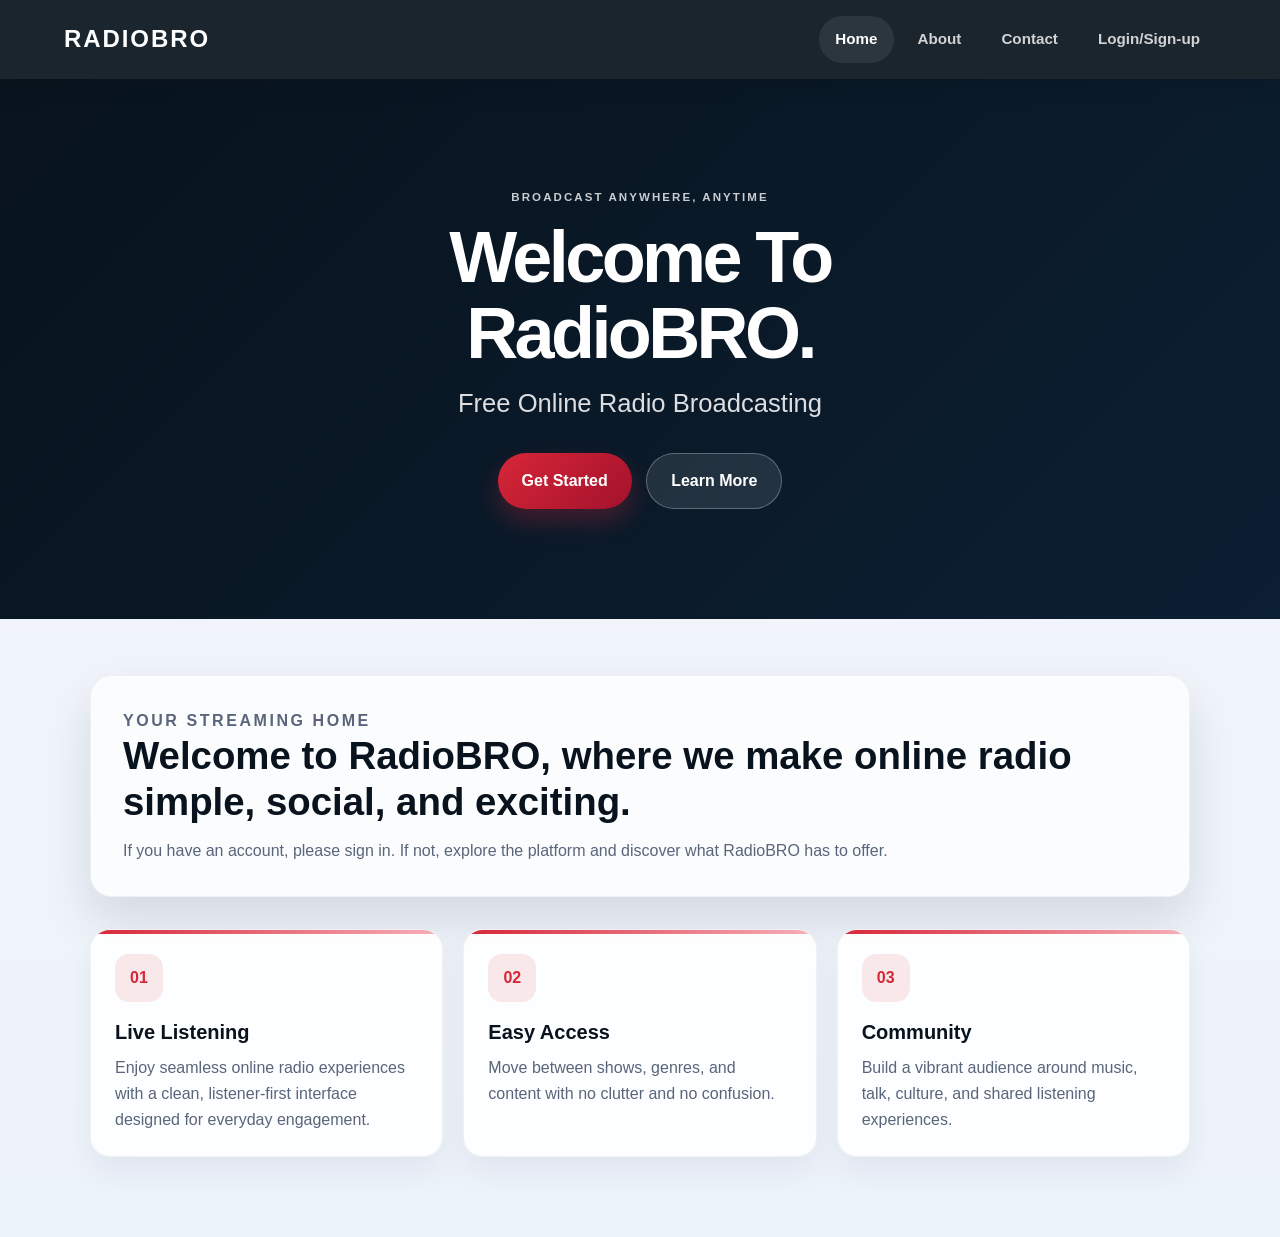
<file: index.html>
<!DOCTYPE html>
<html lang="en">
    <head>
        <meta charset="UTF-8">
        <meta name="viewport" content="width=device-width, initial-scale=1.0">
        <title>RadioBRO | Home</title>
        <link rel="stylesheet" href="styles.css">
    </head>
    <body>
        <nav class="topbar">
            <div class="brand">RadioBRO</div>
            <div class="nav-links">
                <a class="active" href="./">Home</a>
                <a href="about/">About</a>
                <a href="contact/">Contact</a>
                <a href='login/'>Login/Sign-up</a>
            </div>
        </nav>

        <header class="hero">
            <video class="hero-video" autoplay muted loop playsinline>
                <source src="untitled design.mp4" type="video/mp4">
            </video>
            <div class="hero-overlay"></div>
            <div class="hero-content">
                <p class="eyebrow">Broadcast anywhere, anytime</p>
                <h1>Welcome To RadioBRO.</h1>
                <h2 class="tagline">Free Online Radio Broadcasting</h2>
                <div class="cta-row">
                    <a class="primary-btn" href="login/">Get Started</a>
                    <a class="secondary-btn" href="about/">Learn More</a>
                </div>
            </div>
        </header>

        <main class="page-shell">
            <section class="intro-block">
                <p class="section-label">Your streaming home</p>
                <h3>Welcome to RadioBRO, where we make online radio simple, social, and exciting.</h3>
                <p>If you have an account, please sign in. If not, explore the platform and discover what RadioBRO has to offer.</p>
            </section>

            <section class="feature-grid">
                <article class="feature-card">
                    <div class="feature-icon">01</div>
                    <h4>Live Listening</h4>
                    <p>Enjoy seamless online radio experiences with a clean, listener-first interface designed for everyday engagement.</p>
                </article>
                <article class="feature-card">
                    <div class="feature-icon">02</div>
                    <h4>Easy Access</h4>
                    <p>Move between shows, genres, and content with no clutter and no confusion.</p>
                </article>
                <article class="feature-card">
                    <div class="feature-icon">03</div>
                    <h4>Community</h4>
                    <p>Build a vibrant audience around music, talk, culture, and shared listening experiences.</p>
                </article>
            </section>
        </main>
    </body>
</html>
</file>
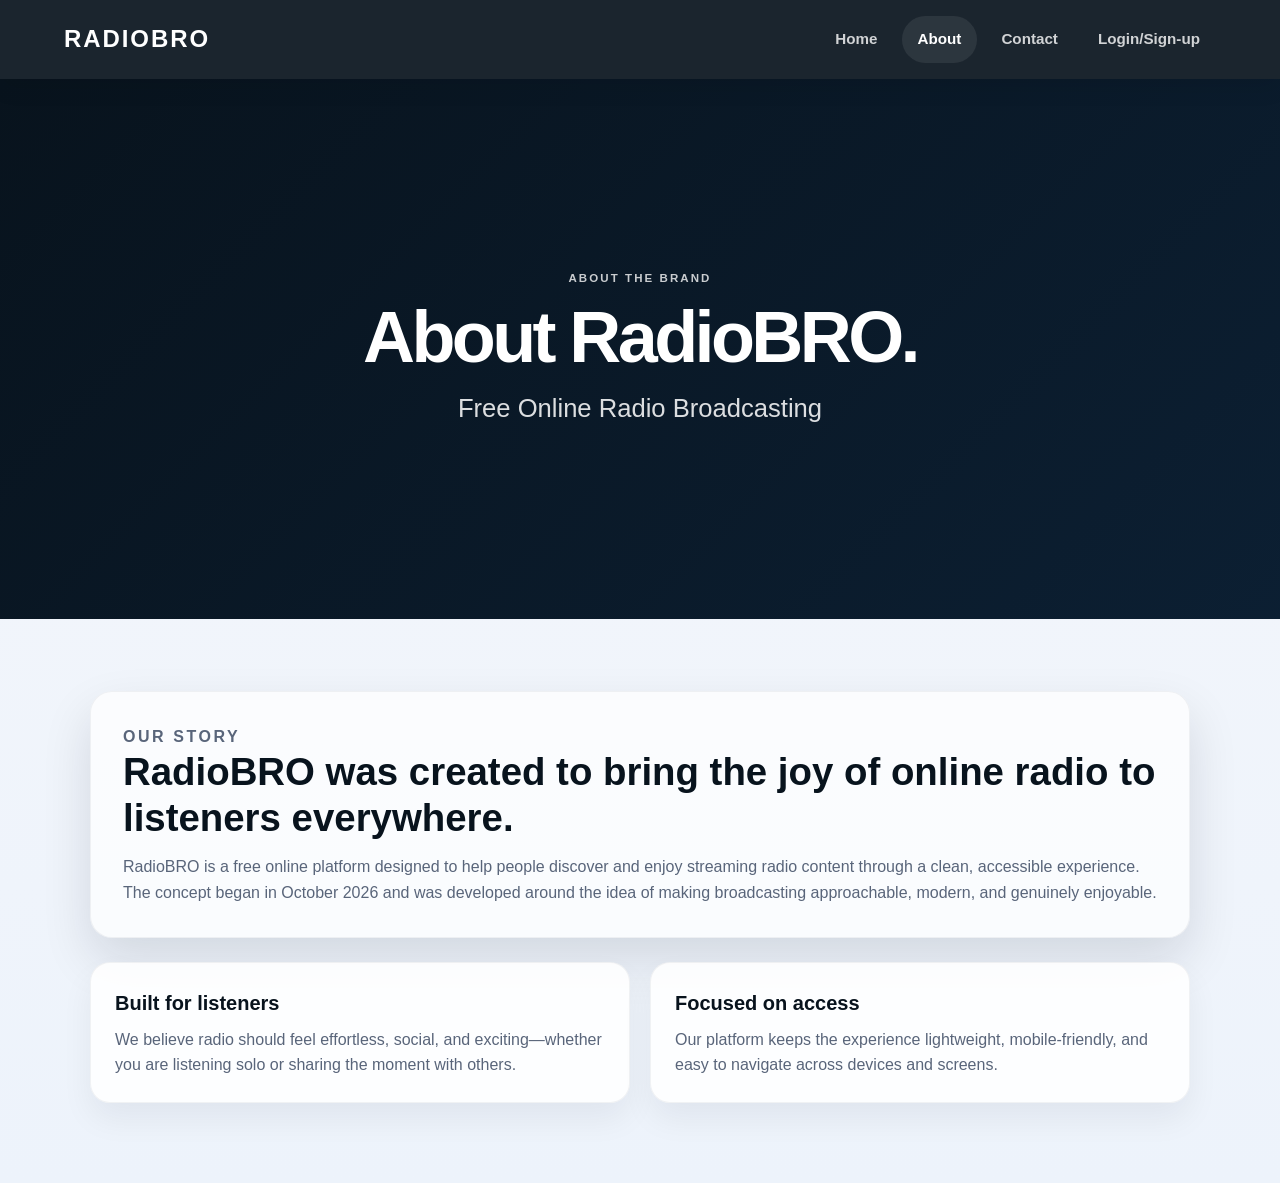
<file: about/index.html>
<!DOCTYPE html>
<html lang="en">
    <head>
        <meta charset="UTF-8">
        <meta name="viewport" content="width=device-width, initial-scale=1.0">
        <title>About | RadioBRO</title>
        <link rel="stylesheet" href="../styles.css">
    </head>
    <body>
        <nav class="topbar">
            <div class="brand">RadioBRO</div>
            <div class="nav-links">
                <a href="../">Home</a>
                <a class="active" href="./">About</a>
                <a href="../contact/">Contact</a>
                <a href='../login/'>Login/Sign-up</a>
            </div>
        </nav>

        <header class="hero about-hero">
            <video class="hero-video" autoplay muted loop playsinline>
                <source src="../untitled design.mp4" type="video/mp4">
            </video>
            <div class="hero-overlay"></div>
            <div class="hero-content">
                <p class="eyebrow">About the brand</p>
                <h1>About RadioBRO.</h1>
                <h2 class="tagline">Free Online Radio Broadcasting</h2>
            </div>
        </header>

        <main class="page-shell">
            <section class="story-block">
                <div class="section-copy">
                    <p class="section-label">Our story</p>
                    <h3>RadioBRO was created to bring the joy of online radio to listeners everywhere.</h3>
                </div>
                <p>RadioBRO is a free online platform designed to help people discover and enjoy streaming radio content through a clean, accessible experience. The concept began in October 2026 and was developed around the idea of making broadcasting approachable, modern, and genuinely enjoyable.</p>
            </section>

            <section class="feature-grid two-col">
                <article class="info-card">
                    <h4>Built for listeners</h4>
                    <p>We believe radio should feel effortless, social, and exciting—whether you are listening solo or sharing the moment with others.</p>
                </article>
                <article class="info-card">
                    <h4>Focused on access</h4>
                    <p>Our platform keeps the experience lightweight, mobile-friendly, and easy to navigate across devices and screens.</p>
                </article>
            </section>
        </main>
    </body>
</html>
</file>
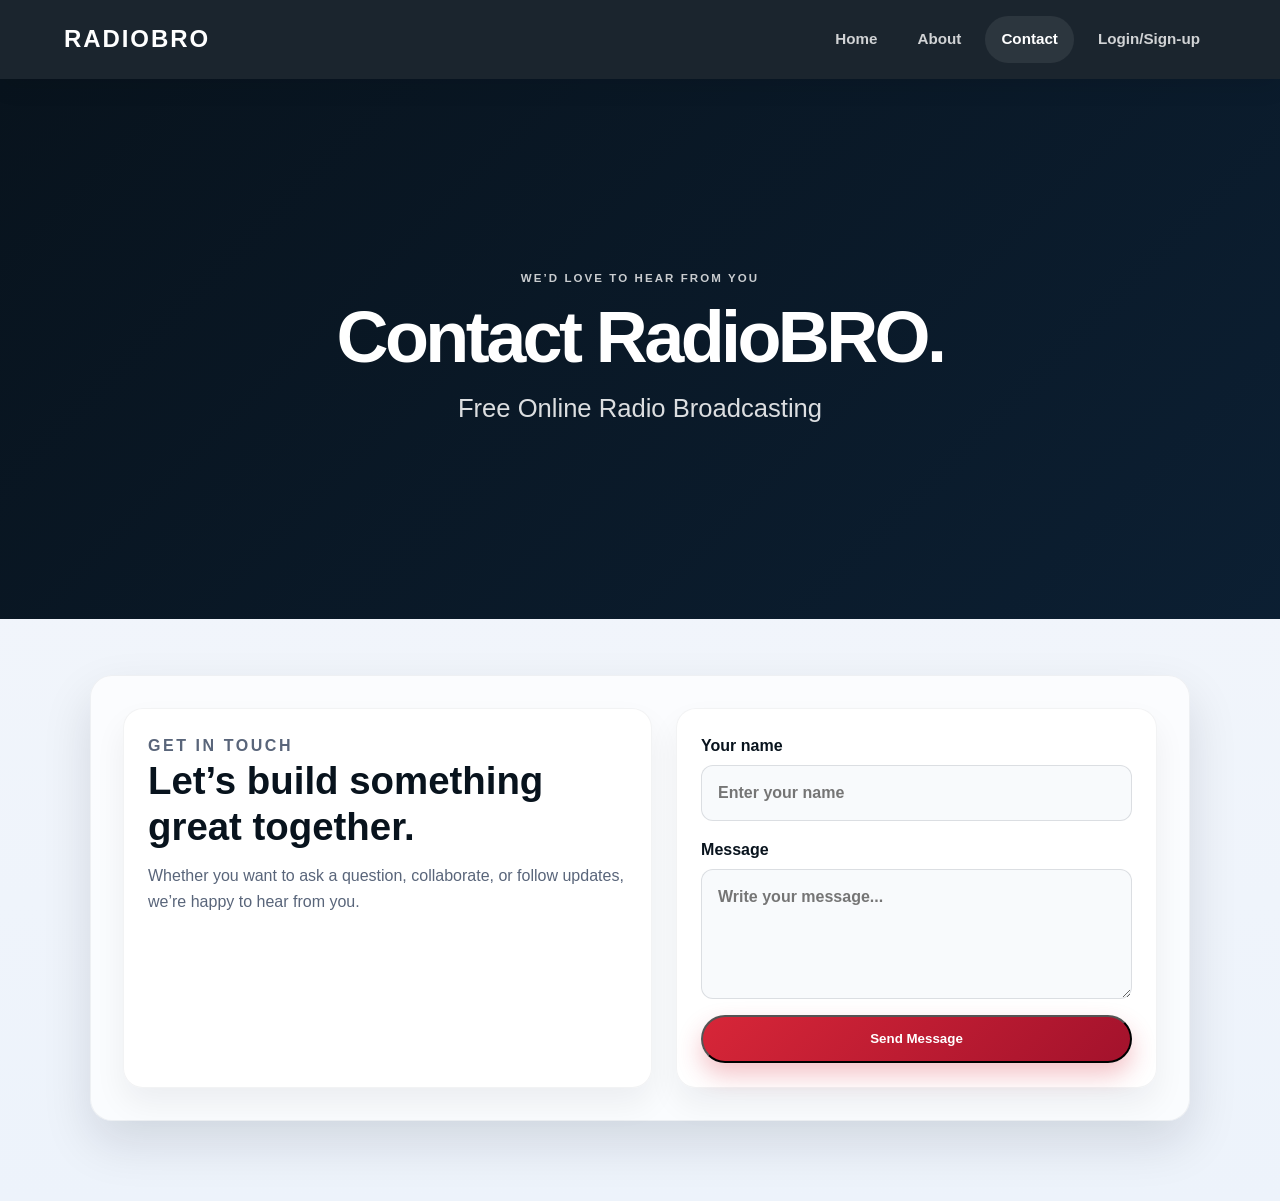
<file: contact/index.html>
<!DOCTYPE html>
<html lang="en">
    <head>
        <meta charset="UTF-8">
        <meta name="viewport" content="width=device-width, initial-scale=1.0">
        <title>Contact | RadioBRO</title>
        <link rel="stylesheet" href="../styles.css">
    </head>
    <body>
        <nav class="topbar">
            <div class="brand">RadioBRO</div>
            <div class="nav-links">
                <a href="../">Home</a>
                <a href="../about/">About</a>
                <a class="active" href="./">Contact</a>
                <a href='../login/'>Login/Sign-up</a>
            </div>
        </nav>

        <header class="hero contact-hero">
            <video class="hero-video" autoplay muted loop playsinline>
                <source src="../contact.mp4" type="video/mp4">
            </video>
            <div class="hero-overlay"></div>
            <div class="hero-content">
                <p class="eyebrow">We’d love to hear from you</p>
                <h1>Contact RadioBRO.</h1>
                <h2 class="tagline">Free Online Radio Broadcasting</h2>
            </div>
        </header>

        <main class="page-shell">
            <section class="contact-grid">
                <article class="info-card">
                    <p class="section-label">Get in touch</p>
                    <h3>Let’s build something great together.</h3>
                    <p>Whether you want to ask a question, collaborate, or follow updates, we’re happy to hear from you.</p>
                </article>
                <form id="contactForm" class="contact-form-card">
                    <label>
                        <span>Your name</span>
                        <input id="name" name="name" type="text" placeholder="Enter your name" required>
                    </label>
                    <label>
                        <span>Message</span>
                        <textarea id="message" name="message" placeholder="Write your message..." required></textarea>
                    </label>
                    <button class="primary-btn" type="submit">Send Message</button>
                </form>
            </section>
        </main>

        <script>
            document.getElementById('contactForm').addEventListener('submit', function (event) {
                event.preventDefault();

                const name = document.getElementById('name').value.trim();
                const message = document.getElementById('message').value.trim();

                if (!name || !message) {
                    alert('Please fill in your name and message before sending.');
                    return;
                }

                const token = Math.floor(1000 + Math.random() * 9000);
                const recipient = 'loopworkl@outlook.com';
                const subject = encodeURIComponent('Token ' + token);
                const body = encodeURIComponent(
                    'Name: ' + name + '\n\n' +
                    'Message:\n' + message
                );

                window.location.href = 'mailto:' + recipient + '?subject=' + subject + '&body=' + body;
                this.reset();
                alert('Your email app should open with the message ready to send to loopworkl@outlook.com.');
            });
        </script>
    </body>
</html>
</file>
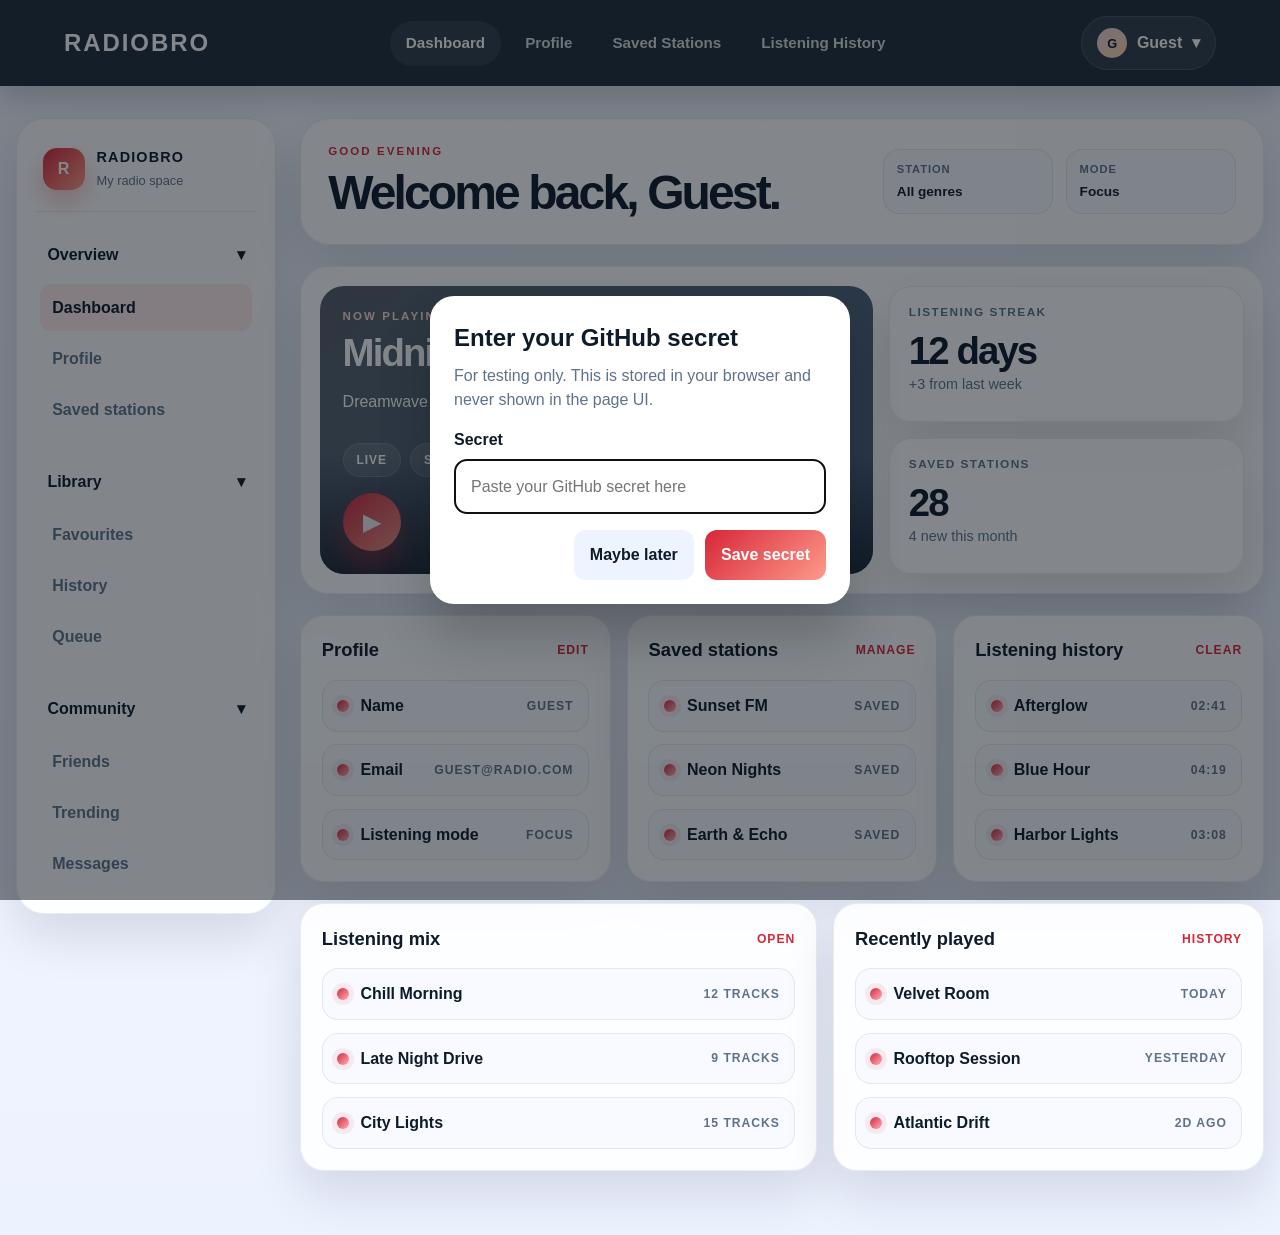
<file: dashboard/index.html>
<!DOCTYPE html>
<html lang="en">
    <head>
        <meta charset="UTF-8">
        <meta name="viewport" content="width=device-width, initial-scale=1.0">
        <title>Dashboard | RadioBRO</title>
        <link rel="stylesheet" href="../styles.css">
        <style>
            :root {
                --bg-1: #f4f7ff;
                --bg-2: #edf2ff;
                --panel: rgba(255, 255, 255, 0.88);
                --panel-strong: #ffffff;
                --navy: #0d1b2a;
                --navy-soft: #1c3149;
                --muted: #5f728a;
                --line: rgba(17, 24, 39, 0.08);
                --accent: #d72638;
                --accent-soft: #ffe9ec;
                --accent-2: #ff9a8b;
                --shadow: 0 22px 50px rgba(9, 18, 30, 0.12);
            }

            * { box-sizing: border-box; }
            html { scroll-behavior: smooth; }
            body {
                margin: 0;
                font-family: Arial, Helvetica, sans-serif;
                color: var(--navy);
                background: linear-gradient(180deg, var(--bg-1), var(--bg-2));
                line-height: 1.5;
            }

            a { text-decoration: none; }
            button, select, input { font: inherit; }

            .topbar {
                position: sticky;
                top: 0;
                z-index: 30;
                display: flex;
                align-items: center;
                justify-content: space-between;
                gap: 1rem;
                padding: 1rem 5vw;
                background: rgba(13, 27, 42, 0.92);
                box-shadow: 0 14px 24px rgba(8, 21, 35, 0.16);
                backdrop-filter: blur(10px);
            }

            .brand {
                font-size: 1.5rem;
                font-weight: 800;
                letter-spacing: 0.08em;
                text-transform: uppercase;
                color: #fff;
            }

            .nav-links {
                display: flex;
                align-items: center;
                flex-wrap: wrap;
                gap: 0.5rem;
            }

            .nav-links a {
                color: rgba(255,255,255,0.82);
                padding: 0.7rem 1rem;
                border-radius: 999px;
                font-weight: 700;
                transition: all 0.2s ease;
            }

            .nav-links a:hover,
            .nav-links a.active {
                background: rgba(255,255,255,0.08);
                color: #fff;
            }

            .user-menu { position: relative; }

            .menu-trigger {
                display: inline-flex;
                align-items: center;
                gap: 0.6rem;
                border: 1px solid rgba(255,255,255,0.12);
                background: rgba(255,255,255,0.08);
                color: #fff;
                border-radius: 999px;
                padding: 0.7rem 0.95rem;
                cursor: pointer;
                font-weight: 700;
            }

            .avatar {
                width: 30px;
                height: 30px;
                border-radius: 50%;
                display: grid;
                place-items: center;
                background: linear-gradient(135deg, #f0d0d5, #ffd6b1);
                color: var(--navy);
                font-size: 0.8rem;
                font-weight: 800;
            }

            .dropdown-panel {
                position: absolute;
                right: 0;
                top: calc(100% + 0.7rem);
                min-width: 220px;
                display: none;
                background: rgba(9, 19, 31, 0.98);
                border: 1px solid rgba(255,255,255,0.08);
                border-radius: 18px;
                box-shadow: 0 20px 38px rgba(0,0,0,0.24);
                padding: 0.45rem;
                z-index: 50;
            }

            .dropdown-panel.is-open { display: grid; }

            .dropdown-panel a,
            .dropdown-panel button {
                display: block;
                width: 100%;
                text-align: left;
                border: 0;
                background: transparent;
                color: rgba(255,255,255,0.84);
                padding: 0.75rem 0.85rem;
                border-radius: 10px;
                cursor: pointer;
                font-weight: 700;
            }

            .dropdown-panel a:hover,
            .dropdown-panel button:hover {
                background: rgba(255,255,255,0.06);
            }

            .dashboard-shell {
                width: min(1260px, calc(100% - 2rem));
                margin: 2rem auto 4rem;
                display: grid;
                grid-template-columns: 260px minmax(0, 1fr);
                gap: 1.5rem;
            }

            .sidebar,
            .panel-card,
            .welcome-panel,
            .hero-panel,
            .stat-card {
                background: var(--panel);
                border: 1px solid var(--line);
                box-shadow: var(--shadow);
                backdrop-filter: blur(8px);
            }

            .sidebar {
                border-radius: 28px;
                padding: 1.2rem;
                height: fit-content;
            }

            .sidebar-brand {
                display: flex;
                align-items: center;
                gap: 0.75rem;
                padding: 0.5rem 0.4rem 1.2rem;
                border-bottom: 1px solid var(--line);
            }

            .brand-mark {
                width: 42px;
                height: 42px;
                border-radius: 14px;
                display: grid;
                place-items: center;
                background: linear-gradient(135deg, var(--accent), var(--accent-2));
                color: #fff;
                font-weight: 800;
                box-shadow: 0 12px 24px rgba(215, 38, 56, 0.25);
            }

            .sidebar-brand strong {
                display: block;
                font-size: 0.9rem;
                letter-spacing: 0.08em;
                text-transform: uppercase;
            }

            .sidebar-brand span {
                color: var(--muted);
                font-size: 0.8rem;
            }

            .side-group { margin-top: 1rem; }

            .side-menu {
                width: 100%;
                display: flex;
                align-items: center;
                justify-content: space-between;
                padding: 0.9rem 0.7rem;
                border: 0;
                background: transparent;
                color: var(--navy);
                font: inherit;
                font-weight: 800;
                border-radius: 12px;
                cursor: pointer;
            }

            .side-menu:hover { background: rgba(17,24,39,0.03); }

            .sub-menu {
                display: grid;
                gap: 0.3rem;
                padding: 0.2rem 0.25rem 0.4rem;
            }

            .sub-menu a {
                display: block;
                padding: 0.7rem 0.75rem;
                border-radius: 10px;
                color: var(--muted);
                font-weight: 700;
            }

            .sub-menu a.active,
            .sub-menu a:hover {
                background: var(--accent-soft);
                color: var(--navy);
            }

            .main-panel { display: grid; gap: 1.3rem; }

            .welcome-panel {
                border-radius: 30px;
                padding: 1.5rem 1.7rem;
                display: flex;
                justify-content: space-between;
                align-items: center;
                gap: 1rem;
            }

            .section-label {
                margin: 0 0 0.4rem;
                font-size: 0.72rem;
                letter-spacing: 0.18em;
                text-transform: uppercase;
                color: var(--accent);
                font-weight: 800;
            }

            .welcome-panel h1 {
                margin: 0;
                font-size: clamp(2rem, 4vw, 3rem);
                line-height: 1.1;
                letter-spacing: -0.06em;
                color: var(--navy);
            }

            .quick-actions {
                display: flex;
                gap: 0.8rem;
                flex-wrap: wrap;
                justify-content: flex-end;
            }

            .pill-field {
                display: flex;
                flex-direction: column;
                gap: 0.25rem;
                min-width: 170px;
                background: #f7f9ff;
                border: 1px solid var(--line);
                border-radius: 16px;
                padding: 0.7rem 0.8rem;
                color: var(--muted);
                font-size: 0.7rem;
                text-transform: uppercase;
                letter-spacing: 0.08em;
                font-weight: 800;
            }

            .pill-field select {
                background: transparent;
                border: 0;
                color: var(--navy);
                font-size: 0.85rem;
                letter-spacing: 0;
                text-transform: none;
                padding: 0;
                appearance: none;
                outline: none;
            }

            .hero-panel {
                border-radius: 28px;
                padding: 1.2rem;
                display: grid;
                grid-template-columns: 1.4fr 0.9fr;
                gap: 1rem;
            }

            .now-playing {
                position: relative;
                overflow: hidden;
                min-height: 250px;
                border-radius: 24px;
                padding: 1.4rem;
                background: linear-gradient(140deg, rgba(13,27,42,0.7), rgba(23,54,91,0.78)),
                    url('https://images.unsplash.com/photo-1516280440614-37939bbacd81?auto=format&fit=crop&w=1200&q=80') center/cover no-repeat;
                display: flex;
                flex-direction: column;
                justify-content: flex-end;
                color: #fff;
            }

            .now-playing::after {
                content: "";
                position: absolute;
                inset: auto 0 0 0;
                height: 120px;
                background: linear-gradient(180deg, transparent, rgba(9,18,30,0.72));
            }

            .now-playing > * { position: relative; z-index: 1; }

            .now-playing h2 {
                margin: 0;
                font-size: clamp(1.8rem, 3vw, 2.7rem);
                line-height: 1.1;
                letter-spacing: -0.05em;
            }

            .now-playing .section-label { color: #ffd6dc; }

            .track-meta {
                display: flex;
                flex-wrap: wrap;
                gap: 0.6rem;
                margin-top: 0.8rem;
            }

            .track-badge {
                display: inline-flex;
                align-items: center;
                background: rgba(255,255,255,0.09);
                border: 1px solid rgba(255,255,255,0.12);
                border-radius: 999px;
                padding: 0.45rem 0.8rem;
                font-size: 0.75rem;
                font-weight: 800;
                letter-spacing: 0.08em;
                text-transform: uppercase;
            }

            .play-button {
                width: 58px;
                height: 58px;
                border: 0;
                border-radius: 50%;
                background: linear-gradient(135deg, var(--accent), var(--accent-2));
                color: #fff;
                font-size: 1.5rem;
                box-shadow: 0 18px 28px rgba(215, 38, 56, 0.4);
                cursor: pointer;
                margin-top: 1rem;
                opacity: 0.9;
            }

            .mini-stats { display: grid; gap: 1rem; }

            .stat-card {
                border-radius: 22px;
                padding: 1.1rem 1.2rem;
            }

            .stat-card small {
                display: block;
                margin-bottom: 0.5rem;
                color: var(--muted);
                font-size: 0.74rem;
                font-weight: 800;
                letter-spacing: 0.12em;
                text-transform: uppercase;
            }

            .stat-card strong {
                display: block;
                font-size: clamp(1.7rem, 3vw, 2.4rem);
                line-height: 1.1;
                letter-spacing: -0.05em;
            }

            .stat-card span {
                color: var(--muted);
                font-size: 0.9rem;
            }

            .stats-grid, .content-grid {
                display: grid;
                gap: 1rem;
            }

            .stats-grid { grid-template-columns: repeat(3, minmax(0, 1fr)); }
            .content-grid { grid-template-columns: 1.2fr 1fr; }

            .panel-card {
                border-radius: 24px;
                padding: 1.3rem;
            }

            .panel-header {
                display: flex;
                justify-content: space-between;
                align-items: center;
                margin-bottom: 1rem;
            }

            .panel-header h3 { margin: 0; font-size: 1.15rem; }

            .chip-link {
                color: var(--accent);
                font-size: 0.76rem;
                font-weight: 800;
                letter-spacing: 0.08em;
                text-transform: uppercase;
            }

            .station-list, .playlist-list {
                list-style: none;
                padding: 0;
                margin: 0;
                display: grid;
                gap: 0.8rem;
            }

            .station-item, .playlist-item {
                display: flex;
                align-items: center;
                justify-content: space-between;
                gap: 1rem;
                background: #f8faff;
                border: 1px solid var(--line);
                border-radius: 16px;
                padding: 0.8rem 0.9rem;
            }

            .station-name, .playlist-name {
                display: flex;
                align-items: center;
                gap: 0.7rem;
                font-weight: 700;
            }

            .station-dot, .playlist-dot {
                width: 12px;
                height: 12px;
                border-radius: 50%;
                background: linear-gradient(135deg, var(--accent), #ffafb8);
                box-shadow: 0 0 0 5px rgba(215, 38, 56, 0.08);
            }

            .station-meta, .playlist-meta {
                color: var(--muted);
                font-size: 0.76rem;
                font-weight: 800;
                letter-spacing: 0.08em;
                text-transform: uppercase;
            }

            .secret-badge {
                display: inline-flex;
                align-items: center;
                gap: 0.4rem;
                border-radius: 999px;
                padding: 0.45rem 0.8rem;
                background: rgba(29,157,108,0.1);
                color: #0d6f46;
                font-size: 0.75rem;
                font-weight: 800;
                letter-spacing: 0.06em;
                text-transform: uppercase;
            }

            .secret-modal-backdrop {
                position: fixed;
                inset: 0;
                background: rgba(8, 16, 25, 0.5);
                display: none;
                align-items: center;
                justify-content: center;
                z-index: 100;
                padding: 1rem;
            }

            .secret-modal-backdrop.is-open { display: flex; }

            .secret-modal {
                width: min(420px, 100%);
                background: white;
                border-radius: 24px;
                box-shadow: 0 32px 52px rgba(0,0,0,0.2);
                padding: 1.5rem;
            }

            .secret-modal h3 {
                margin: 0 0 0.5rem;
                color: var(--navy);
                font-size: 1.5rem;
            }

            .secret-modal p {
                margin: 0 0 1rem;
                color: var(--muted);
            }

            .secret-modal label {
                display: block;
                margin-bottom: 0.45rem;
                color: var(--navy);
                font-weight: 700;
            }

            .secret-modal input {
                width: 100%;
                border: 1px solid rgba(17,24,39,0.12);
                border-radius: 12px;
                padding: 0.9rem 1rem;
                margin-bottom: 1rem;
            }

            .secret-actions {
                display: flex;
                justify-content: flex-end;
                gap: 0.7rem;
            }

            .ghost-btn,
            .danger-btn {
                border: 0;
                border-radius: 12px;
                padding: 0.8rem 1rem;
                font-weight: 800;
                cursor: pointer;
            }

            .ghost-btn {
                background: #edf3ff;
                color: var(--navy);
            }

            .danger-btn {
                background: linear-gradient(135deg, var(--accent), var(--accent-2));
                color: #fff;
            }

            @media (max-width: 980px) {
                .dashboard-shell { grid-template-columns: 1fr; }
            }

            @media (max-width: 760px) {
                .welcome-panel, .hero-panel, .stats-grid, .content-grid {
                    grid-template-columns: 1fr;
                    display: grid;
                }
                .welcome-panel { padding: 1.25rem; }
            }

            @media (max-width: 540px) {
                .topbar {
                    flex-direction: column;
                    align-items: flex-start;
                    padding-top: 0.8rem;
                    padding-bottom: 0.8rem;
                }

                .nav-links {
                    width: 100%;
                    justify-content: space-between;
                }

                .dashboard-shell {
                    width: min(100% - 1rem, 1260px);
                    margin-top: 1.2rem;
                }

                .sidebar, .panel-card, .welcome-panel, .hero-panel { padding: 1rem; }

                .quick-actions { width: 100%; justify-content: flex-start; }
            }
        </style>
    </head>
    <body>
        <nav class="topbar">
            <div class="brand">RadioBRO</div>
            <div class="nav-links">
                <a class="active" href="#dashboard">Dashboard</a>
                <a href="#profile">Profile</a>
                <a href="#saved-stations">Saved Stations</a>
                <a href="#listening-history">Listening History</a>
            </div>
            <div class="user-menu">
                <button class="menu-trigger" type="button" data-toggle="profileMenu">
                    <span class="avatar" id="miniAvatar">G</span>
                    <span id="topUserName">Guest</span>
                    <span>▾</span>
                </button>
                <div class="dropdown-panel" id="profileMenu">
                    <a href="#profile">Profile</a>
                    <a href="#saved-stations">Saved stations</a>
                    <a href="#listening-history">Listening history</a>
                    <button type="button" id="secretBtn">GitHub secret</button>
                    <button type="button" id="signOutBtn">Sign out</button>
                </div>
            </div>
        </nav>

        <main class="dashboard-shell">
            <aside class="sidebar">
                <div class="sidebar-brand">
                    <div class="brand-mark">R</div>
                    <div>
                        <strong>RadioBRO</strong>
                        <span>My radio space</span>
                    </div>
                </div>

                <div class="side-group">
                    <button class="side-menu" type="button">
                        <span>Overview</span>
                        <span>▾</span>
                    </button>
                    <div class="sub-menu">
                        <a class="active" href="#dashboard">Dashboard</a>
                        <a href="#profile">Profile</a>
                        <a href="#saved-stations">Saved stations</a>
                    </div>
                </div>

                <div class="side-group">
                    <button class="side-menu" type="button">
                        <span>Library</span>
                        <span>▾</span>
                    </button>
                    <div class="sub-menu">
                        <a href="#saved-stations">Favourites</a>
                        <a href="#listening-history">History</a>
                        <a href="#dashboard">Queue</a>
                    </div>
                </div>

                <div class="side-group">
                    <button class="side-menu" type="button">
                        <span>Community</span>
                        <span>▾</span>
                    </button>
                    <div class="sub-menu">
                        <a href="#profile">Friends</a>
                        <a href="#dashboard">Trending</a>
                        <a href="#dashboard">Messages</a>
                    </div>
                </div>
            </aside>

            <section class="main-panel" id="dashboard">
                <header class="welcome-panel">
                    <div>
                        <p class="section-label">Good evening</p>
                        <h1 id="welcomeName">Welcome back, Guest.</h1>
                    </div>
                    <div class="quick-actions">
                        <label class="pill-field">
                            <span>Station</span>
                            <select id="stationSelector">
                                <option value="All genres">All genres</option>
                                <option value="Indie pop">Indie pop</option>
                                <option value="Jazz lounge">Jazz lounge</option>
                                <option value="Rock classics">Rock classics</option>
                            </select>
                        </label>
                        <label class="pill-field">
                            <span>Mode</span>
                            <select id="modeSelector">
                                <option value="Focus">Focus</option>
                                <option value="Chill">Chill</option>
                                <option value="Party">Party</option>
                            </select>
                        </label>
                    </div>
                </header>

                <section class="hero-panel">
                    <div class="now-playing">
                        <p class="section-label">Now playing</p>
                        <h2 id="stationTitle">Midnight Echoes</h2>
                        <p id="stationMeta">Dreamwave FM • 92.4</p>
                        <div class="track-meta">
                            <span class="track-badge">Live</span>
                            <span class="track-badge" id="genreBadge">Synthwave</span>
                            <span class="secret-badge" id="secretStatus">No secret stored</span>
                        </div>
                        <button class="play-button" type="button" aria-label="Play audio">▶</button>
                    </div>

                    <div class="mini-stats">
                        <article class="stat-card">
                            <small>Listening streak</small>
                            <strong>12 days</strong>
                            <span>+3 from last week</span>
                        </article>
                        <article class="stat-card">
                            <small>Saved stations</small>
                            <strong>28</strong>
                            <span>4 new this month</span>
                        </article>
                    </div>
                </section>

                <section class="stats-grid">
                    <article class="panel-card" id="profile">
                        <div class="panel-header">
                            <h3>Profile</h3>
                            <a class="chip-link" href="#">Edit</a>
                        </div>
                        <ul class="station-list">
                            <li class="station-item">
                                <div class="station-name"><span class="station-dot"></span> Name</div>
                                <span class="station-meta" id="profileName">Guest</span>
                            </li>
                            <li class="station-item">
                                <div class="station-name"><span class="station-dot"></span> Email</div>
                                <span class="station-meta" id="profileEmail">guest@radio.com</span>
                            </li>
                            <li class="station-item">
                                <div class="station-name"><span class="station-dot"></span> Listening mode</div>
                                <span class="station-meta" id="profileMode">Focus</span>
                            </li>
                        </ul>
                    </article>

                    <article class="panel-card" id="saved-stations">
                        <div class="panel-header">
                            <h3>Saved stations</h3>
                            <a class="chip-link" href="#">Manage</a>
                        </div>
                        <ul class="station-list">
                            <li class="station-item"><div class="station-name"><span class="station-dot"></span> Sunset FM</div><span class="station-meta">Saved</span></li>
                            <li class="station-item"><div class="station-name"><span class="station-dot"></span> Neon Nights</div><span class="station-meta">Saved</span></li>
                            <li class="station-item"><div class="station-name"><span class="station-dot"></span> Earth &amp; Echo</div><span class="station-meta">Saved</span></li>
                        </ul>
                    </article>

                    <article class="panel-card" id="listening-history">
                        <div class="panel-header">
                            <h3>Listening history</h3>
                            <a class="chip-link" href="#">Clear</a>
                        </div>
                        <ul class="station-list">
                            <li class="station-item"><div class="station-name"><span class="station-dot"></span> Afterglow</div><span class="station-meta">02:41</span></li>
                            <li class="station-item"><div class="station-name"><span class="station-dot"></span> Blue Hour</div><span class="station-meta">04:19</span></li>
                            <li class="station-item"><div class="station-name"><span class="station-dot"></span> Harbor Lights</div><span class="station-meta">03:08</span></li>
                        </ul>
                    </article>
                </section>

                <section class="content-grid">
                    <article class="panel-card">
                        <div class="panel-header">
                            <h3>Listening mix</h3>
                            <a href="#" class="chip-link">Open</a>
                        </div>
                        <ul class="playlist-list">
                            <li class="playlist-item"><div class="playlist-name"><span class="playlist-dot"></span> Chill Morning</div><span class="playlist-meta">12 tracks</span></li>
                            <li class="playlist-item"><div class="playlist-name"><span class="playlist-dot"></span> Late Night Drive</div><span class="playlist-meta">9 tracks</span></li>
                            <li class="playlist-item"><div class="playlist-name"><span class="playlist-dot"></span> City Lights</div><span class="playlist-meta">15 tracks</span></li>
                        </ul>
                    </article>

                    <article class="panel-card">
                        <div class="panel-header">
                            <h3>Recently played</h3>
                            <a href="#" class="chip-link">History</a>
                        </div>
                        <ul class="playlist-list">
                            <li class="playlist-item"><div class="playlist-name"><span class="playlist-dot"></span> Velvet Room</div><span class="playlist-meta">Today</span></li>
                            <li class="playlist-item"><div class="playlist-name"><span class="playlist-dot"></span> Rooftop Session</div><span class="playlist-meta">Yesterday</span></li>
                            <li class="playlist-item"><div class="playlist-name"><span class="playlist-dot"></span> Atlantic Drift</div><span class="playlist-meta">2d ago</span></li>
                        </ul>
                    </article>
                </section>
            </section>
        </main>

        <div class="secret-modal-backdrop" id="secretModal" aria-hidden="true">
            <div class="secret-modal" role="dialog" aria-modal="true" aria-labelledby="secretTitle">
                <h3 id="secretTitle">Enter your GitHub secret</h3>
                <p>For testing only. This is stored in your browser and never shown in the page UI.</p>
                <label for="secretInput">Secret</label>
                <input id="secretInput" type="password" placeholder="Paste your GitHub secret here" autocomplete="off">
                <div class="secret-actions">
                    <button class="ghost-btn" type="button" id="skipSecretBtn">Maybe later</button>
                    <button class="danger-btn" type="button" id="saveSecretBtn">Save secret</button>
                </div>
            </div>
        </div>

        <script>
            const SESSION_KEY = 'radiobro_user';
            const SECRET_KEY = 'radiobro_github_secret';

            function getStoredUser() {
                try {
                    return JSON.parse(localStorage.getItem(SESSION_KEY)) || null;
                } catch (error) {
                    return null;
                }
            }

            function setStoredUser(user) {
                localStorage.setItem(SESSION_KEY, JSON.stringify(user));
            }

            function getSecret() {
                return localStorage.getItem(SECRET_KEY) || '';
            }

            function setSecret(secret) {
                if (!secret) {
                    localStorage.removeItem(SECRET_KEY);
                    return;
                }
                localStorage.setItem(SECRET_KEY, secret);
            }

            function updateUserUI(user) {
                const name = user && user.name ? user.name : 'Guest';
                const initials = name.split(' ').map(part => part.charAt(0)).slice(0, 2).join('').toUpperCase() || 'G';

                document.getElementById('topUserName').textContent = name;
                document.getElementById('miniAvatar').textContent = initials;
                document.getElementById('welcomeName').textContent = `Welcome back, ${name}.`;
                document.getElementById('profileName').textContent = name;
                document.getElementById('profileEmail').textContent = user && user.email ? user.email : 'guest@radio.com';
            }

            function syncSecretStatus() {
                const hasSecret = !!getSecret();
                const badge = document.getElementById('secretStatus');
                badge.textContent = hasSecret ? 'Secret saved' : 'No secret stored';
                badge.style.background = hasSecret ? 'rgba(29,157,108,0.1)' : 'rgba(17,24,39,0.05)';
                badge.style.color = hasSecret ? '#0d6f46' : '#53677d';
            }

            function showSecretModal() {
                const modal = document.getElementById('secretModal');
                const input = document.getElementById('secretInput');
                input.value = getSecret();
                modal.classList.add('is-open');
                modal.setAttribute('aria-hidden', 'false');
                input.focus();
            }

            function closeSecretModal() {
                const modal = document.getElementById('secretModal');
                modal.classList.remove('is-open');
                modal.setAttribute('aria-hidden', 'true');
            }

            const storedUser = getStoredUser();
            if (storedUser) {
                setStoredUser(storedUser);
            }
            updateUserUI(storedUser);
            syncSecretStatus();

            if (!getSecret()) {
                showSecretModal();
            }

            document.getElementById('saveSecretBtn').addEventListener('click', () => {
                const secret = document.getElementById('secretInput').value.trim();
                if (!secret) {
                    alert('Please enter your secret before saving it.');
                    return;
                }

                setSecret(secret);
                window.RADIOBRO_GITHUB_SECRET = secret;
                syncSecretStatus();
                closeSecretModal();
            });

            document.getElementById('skipSecretBtn').addEventListener('click', () => {
                closeSecretModal();
            });

            document.getElementById('secretBtn').addEventListener('click', () => {
                showSecretModal();
            });

            document.getElementById('signOutBtn').addEventListener('click', () => {
                localStorage.removeItem(SESSION_KEY);
                updateUserUI(null);
                document.getElementById('topUserName').textContent = 'Guest';
                document.getElementById('profileName').textContent = 'Guest';
                document.getElementById('profileEmail').textContent = 'guest@radio.com';
                document.getElementById('welcomeName').textContent = 'Welcome back, Guest.';
            });

            document.getElementById('stationSelector').addEventListener('change', function () {
                const selected = this.value;
                if (selected !== 'All genres') {
                    document.getElementById('stationTitle').textContent = selected;
                    document.getElementById('genreBadge').textContent = selected;
                } else {
                    document.getElementById('stationTitle').textContent = 'Midnight Echoes';
                    document.getElementById('genreBadge').textContent = 'Synthwave';
                }
            });

            document.getElementById('modeSelector').addEventListener('change', function () {
                document.getElementById('profileMode').textContent = this.value;
            });

            document.querySelectorAll('[data-toggle]').forEach(button => {
                button.addEventListener('click', function (event) {
                    event.stopPropagation();
                    const target = document.getElementById(this.dataset.toggle);
                    if (!target) return;
                    const isOpen = target.classList.contains('is-open');
                    document.querySelectorAll('.dropdown-panel').forEach(panel => panel.classList.remove('is-open'));
                    if (!isOpen) target.classList.add('is-open');
                });
            });

            document.addEventListener('click', () => {
                document.querySelectorAll('.dropdown-panel').forEach(panel => panel.classList.remove('is-open'));
            });

            document.querySelector('.play-button').addEventListener('click', () => {
                alert('Audio controls are placeholders in the demo version.');
            });

            window.RADIOBRO_GITHUB_SECRET = getSecret();
        </script>
    </body>
</html>
</file>
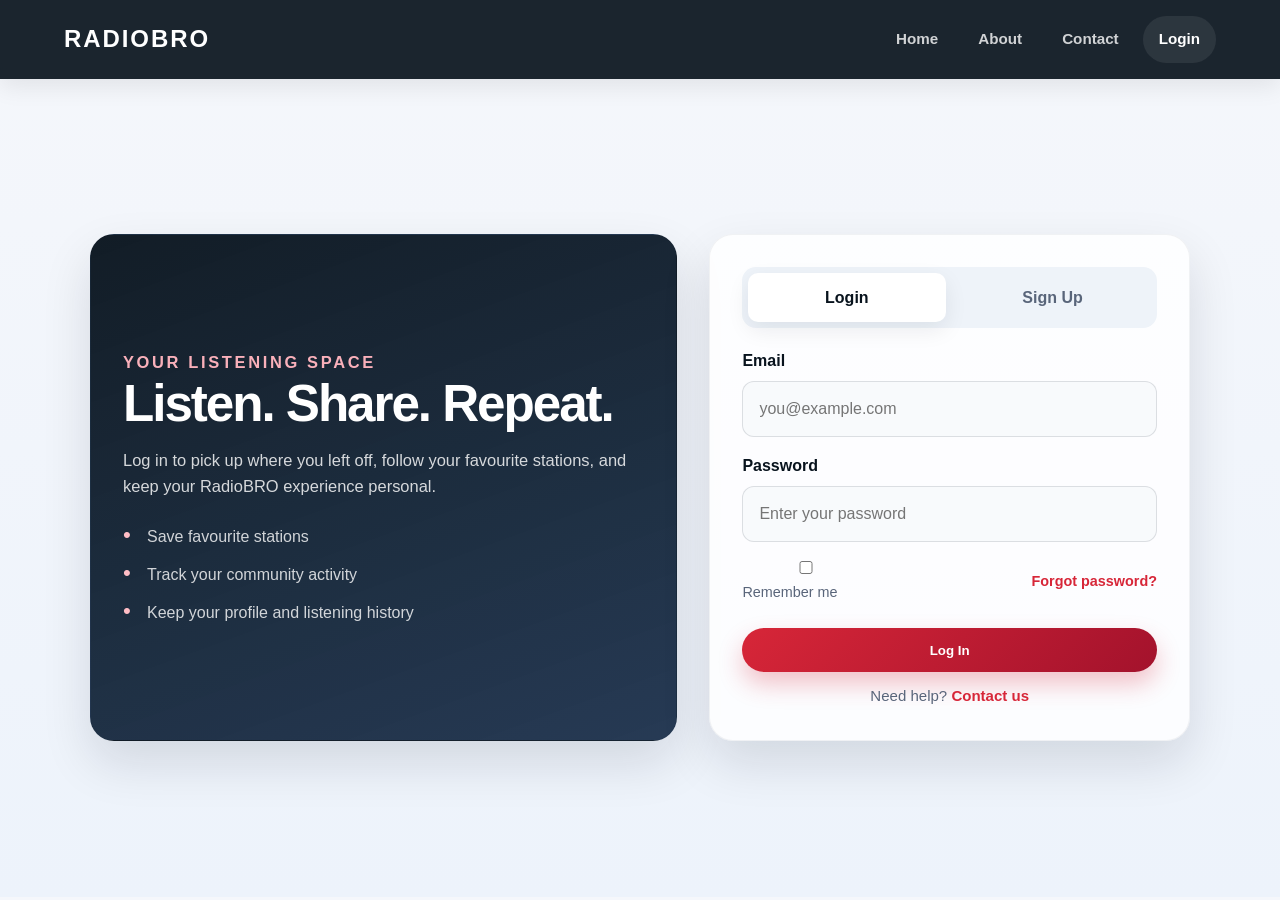
<file: login/index.html>
<!DOCTYPE html>
<html lang="en">
    <head>
        <meta charset="UTF-8">
        <meta name="viewport" content="width=device-width, initial-scale=1.0">
        <title>Login | RadioBRO</title>
        <link rel="stylesheet" href="../styles.css">
    </head>
    <body>
        <nav class="topbar">
            <div class="brand">RadioBRO</div>
            <div class="nav-links">
                <a href="../">Home</a>
                <a href="../about/">About</a>
                <a href="../contact/">Contact</a>
                <a class="active" href="./">Login</a>
            </div>
        </nav>

        <main class="auth-page">
            <section class="auth-shell">
                <div class="auth-panel auth-copy">
                    <p class="section-label">Your listening space</p>
                    <h1>Listen. Share. Repeat.</h1>
                    <p>Log in to pick up where you left off, follow your favourite stations, and keep your RadioBRO experience personal.</p>
                    <ul class="auth-list">
                        <li>Save favourite stations</li>
                        <li>Track your community activity</li>
                        <li>Keep your profile and listening history</li>
                    </ul>
                </div>

                <div class="auth-panel auth-card">
                    <div class="auth-tabs">
                        <button class="tab is-active" type="button" data-tab="login">Login</button>
                        <button class="tab" type="button" data-tab="signup">Sign Up</button>
                    </div>

                    <form class="auth-form is-visible" id="loginForm" action="#" method="post">
                        <div class="field-group">
                            <label for="login-email">Email</label>
                            <input id="login-email" name="email" type="email" placeholder="you@example.com" required>
                        </div>

                        <div class="field-group">
                            <label for="login-password">Password</label>
                            <input id="login-password" name="password" type="password" placeholder="Enter your password" required>
                        </div>

                        <div class="auth-meta">
                            <label><input type="checkbox"> Remember me</label>
                            <a href="#">Forgot password?</a>
                        </div>

                        <button class="primary-btn" type="submit">Log In</button>
                    </form>

                    <form class="auth-form" id="signupForm" action="#" method="post">
                        <div class="field-group">
                            <label for="signup-name">Full name</label>
                            <input id="signup-name" type="text" placeholder="Your name" required>
                        </div>

                        <div class="field-group">
                            <label for="signup-email">Email</label>
                            <input id="signup-email" type="email" placeholder="you@example.com" required>
                        </div>

                        <div class="field-group">
                            <label for="signup-password">Password</label>
                            <input id="signup-password" type="password" placeholder="Create a password" required>
                        </div>

                        <button class="primary-btn" type="submit">Create Account</button>
                    </form>

                    <div class="auth-switch">
                        <span>Need help? </span><a href="../contact/">Contact us</a>
                    </div>
                </div>
            </section>
        </main>

        <script>
            const tabs = document.querySelectorAll('.tab');
            const forms = document.querySelectorAll('.auth-form');
            const loginForm = document.getElementById('loginForm');

            tabs.forEach(tab => {
                tab.addEventListener('click', () => {
                    const target = tab.dataset.tab;

                    tabs.forEach(item => item.classList.toggle('is-active', item === tab));
                    forms.forEach(form => {
                        const activeFormId = target === 'login' ? 'loginForm' : 'signupForm';
                        form.classList.toggle('is-visible', form.id === activeFormId);
                    });
                });
            });

            loginForm.addEventListener('submit', async (event) => {
                event.preventDefault();

                const email = document.getElementById('login-email').value.trim();
                const password = document.getElementById('login-password').value.trim();

                if (!email || !password) {
                    alert('Please enter both your email and password.');
                    return;
                }

                try {
                    const response = await fetch('../logindata.csv');
                    if (!response.ok) {
                        throw new Error('Unable to read login data file.');
                    }

                    const csvText = await response.text();
                    const rows = csvText
                        .split(/\r?\n/)
                        .map(line => line.trim())
                        .filter(line => line.length > 0)
                        .filter(line => !line.toLowerCase().startsWith('email,'));

                    const foundUser = rows.some(line => {
                        const [storedEmail, ...storedPasswordParts] = line.split(',');
                        const storedPassword = storedPasswordParts.join(',').trim();
                        return storedEmail && storedEmail.trim().toLowerCase() === email.toLowerCase() && storedPassword === password;
                    });

                    if (foundUser) {
                        alert('Login successful!');
                        window.location.href = '../dashboard/';
                    } else {
                        alert('No account matches that email and password. Please check your details or sign up first.');
                    }
                } catch (error) {
                    console.error('Login check failed:', error);
                    alert('There was a problem checking your login details. Please try again later.');
                }
            });
        </script>
    </body>
</html>
</file>
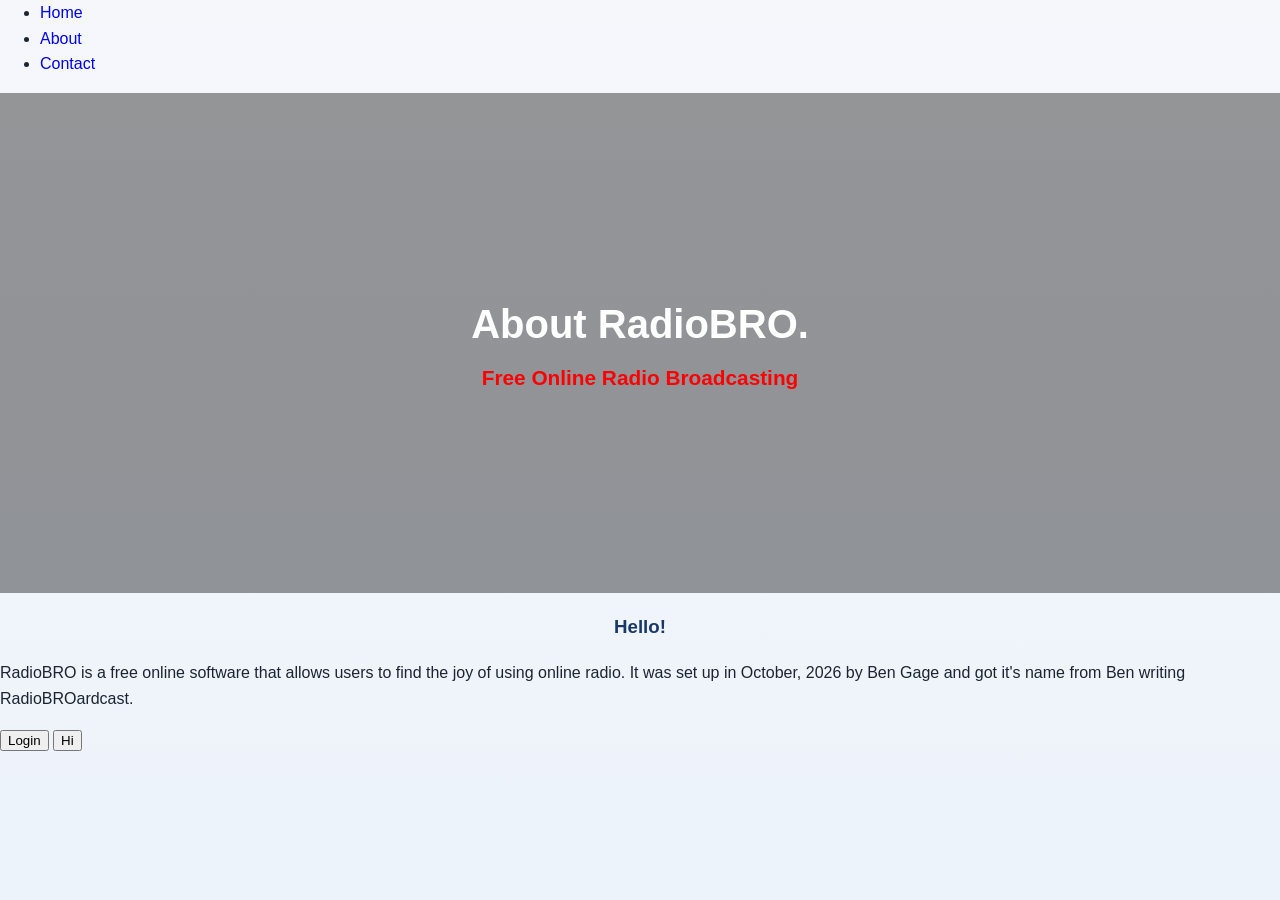
<file: about.html>
<html>
    <head>
        <title>About-RadioBRO</title>
        <link rel="stylesheet" href="styles.css">
    </head>

    <body>
        <ul>
            <li><a href="./">Home</a></li>
            <li><a href="about/">About</a></li>
            <li><a href="contact/">Contact</a></li>
        </ul>

        <header style="
            position: relative;
            height: 500px;
            overflow: hidden;
            display: flex;
            flex-direction: column;
            align-items: center;
            justify-content: center;
            color: white;
            text-align: center;
        ">
            <video
                autoplay
                muted
                loop
                playsinline
                style="
                    position: absolute;
                    top: 0;
                    left: 0;
                    width: 100%;
                    height: 100%;
                    object-fit: cover;
                    z-index: 0;
                "
            >
                <source src="untitled design.mp4" type="video/mp4">
                Your browser does not support background video.
            </video>

            <div style="
                position: absolute;
                top: 0;
                left: 0;
                width: 100%;
                height: 100%;
                background: rgba(0, 0, 0, 0.4);
                z-index: 1;
            "></div>

            <h1 style="
                position: relative;
                z-index: 2;
                margin: 0;
                font-size: 2.5rem;
            ">
                About RadioBRO.
            </h1>

            <h2 class="slogan" style="
                position: relative;
                z-index: 2;
                margin: 5px 0 0;
                color: red;
                font-size: 1.3rem;
            ">
                Free Online Radio Broadcasting
            </h2>
        </header>

        <h3 style="
            text-align: center;
            color: #173868
;
        ">
            Hello!
        </h3>
        <p> RadioBRO is a free online software that allows users to find the joy of using online radio. It was set up in October, 2026 by Ben Gage and got it's name from Ben writing RadioBROardcast. </p>
        <button>Login</button>
        <button onclick="alert('Hello')">Hi</button>
    </body>
</html>
</file>
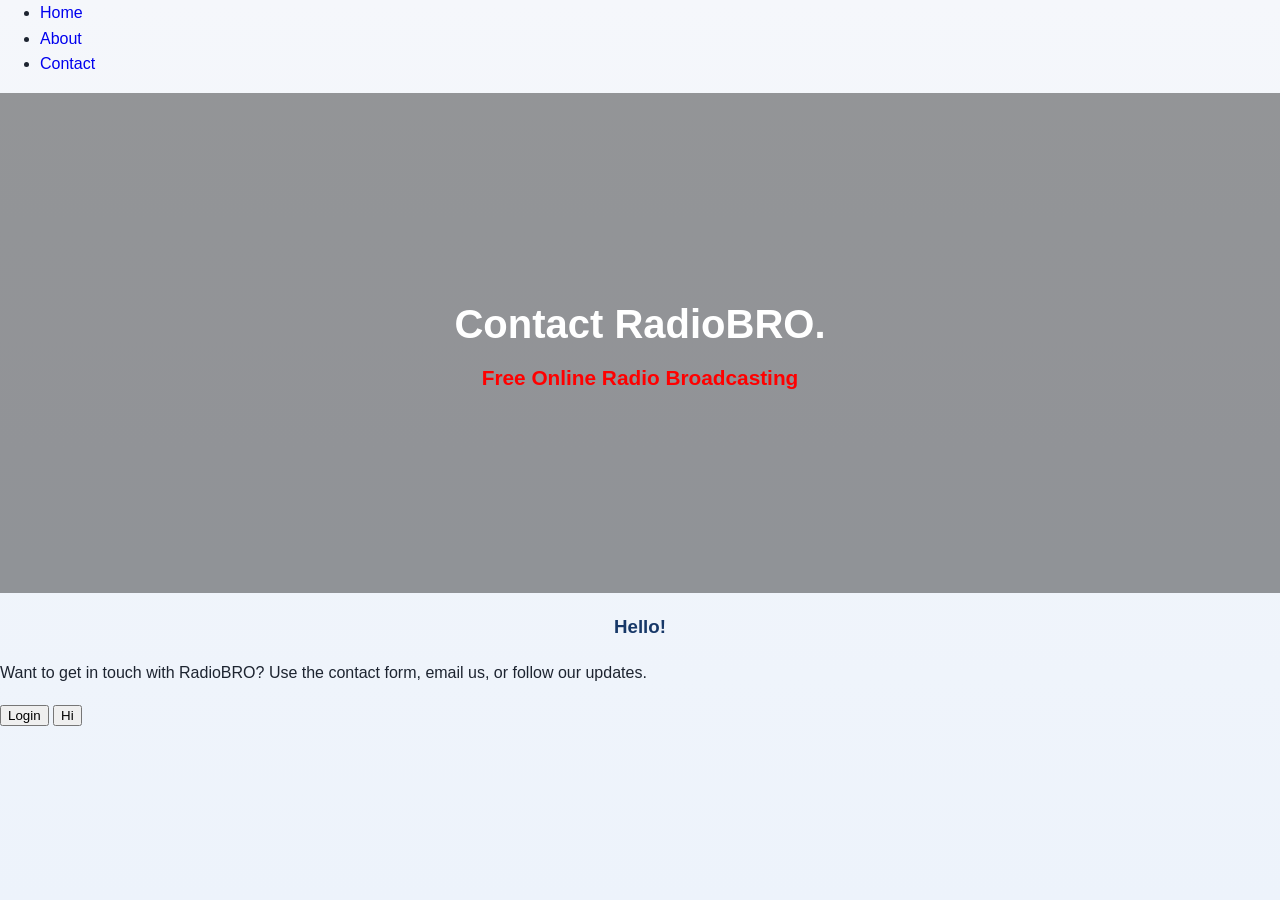
<file: contact.html>
<html>
    <head>
        <title>Contact-RadioBRO</title>
        <link rel="stylesheet" href="styles.css">
    </head>

    <body>
        <ul>
            <li><a href="./">Home</a></li>
            <li><a href="about/">About</a></li>
            <li><a href="contact/">Contact</a></li>
        </ul>

        <header style="
            position: relative;
            height: 500px;
            overflow: hidden;
            display: flex;
            flex-direction: column;
            align-items: center;
            justify-content: center;
            color: white;
            text-align: center;
        ">
            <video
                autoplay
                muted
                loop
                playsinline
                style="
                    position: absolute;
                    top: 0;
                    left: 0;
                    width: 100%;
                    height: 100%;
                    object-fit: cover;
                    z-index: 0;
                "
            >
                <source src="contact.mp4" type="video/mp4">
                Your browser does not support background video.
            </video>

            <div style="
                position: absolute;
                top: 0;
                left: 0;
                width: 100%;
                height: 100%;
                background: rgba(0, 0, 0, 0.4);
                z-index: 1;
            "></div>

            <h1 style="
                position: relative;
                z-index: 2;
                margin: 0;
                font-size: 2.5rem;
            ">
                Contact RadioBRO.
            </h1>

            <h2 class="slogan" style="
                position: relative;
                z-index: 2;
                margin: 5px 0 0;
                color: red;
                font-size: 1.3rem;
            ">
                Free Online Radio Broadcasting
            </h2>
        </header>

        <h3 style="
            text-align: center;
            color: #173868
;
        ">
            Hello!
        </h3>
        <p> Want to get in touch with RadioBRO? Use the contact form, email us, or follow our updates. </p>
        <button>Login</button>
        <button onclick="alert('Hello')">Hi</button>
    </body>
</html>
</file>
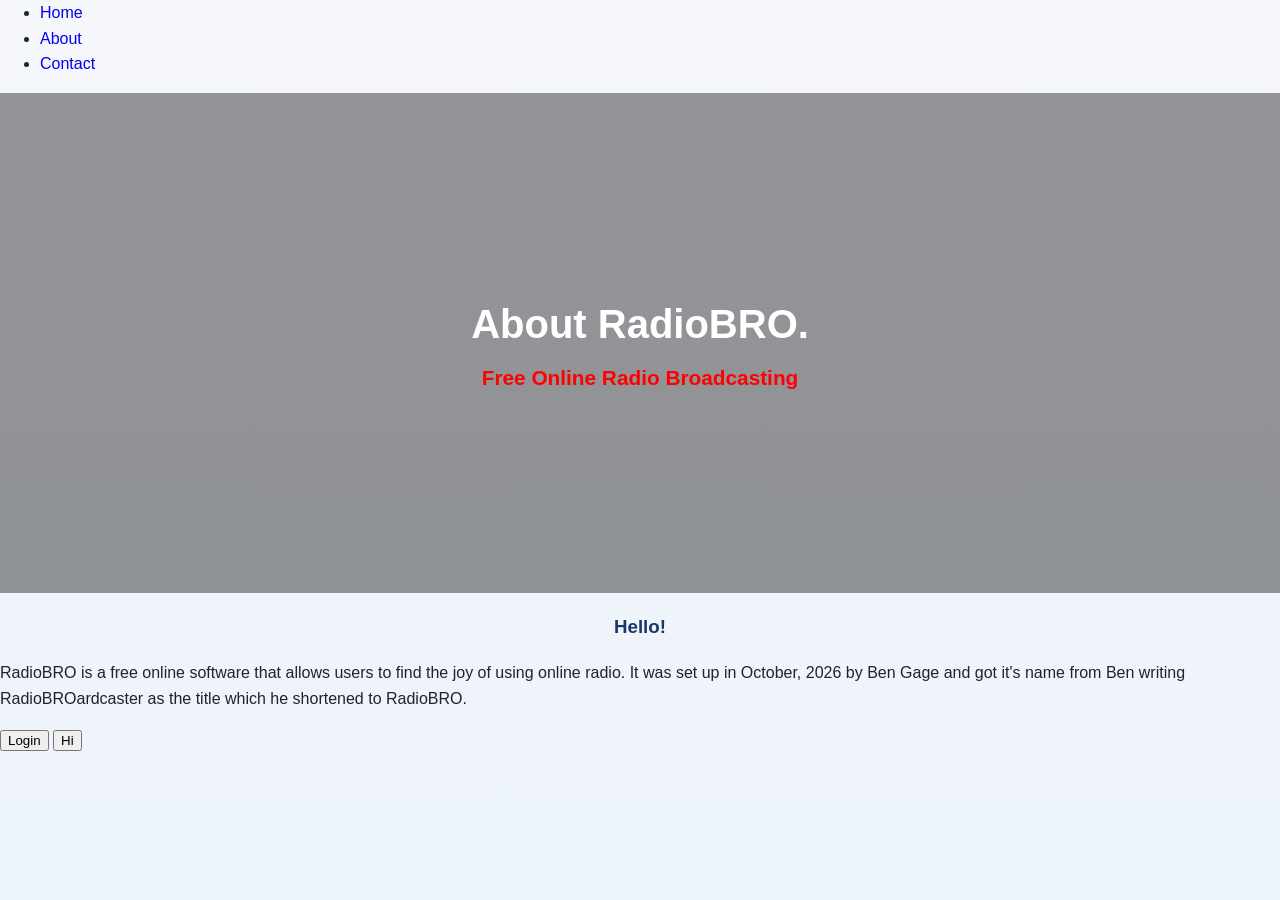
<file: html.html>
<html>
    <head>
        <title>About-RadioBRO</title>
        <link rel="stylesheet" href="styles.css">
    </head>

    <body>
        <ul>
            <li><a href="index (1).html">Home</a></li>
            <li><a href="html.html">About</a></li>
            <li><a href="contact.html">Contact</a></li>
        </ul>

        <header style="
            position: relative;
            height: 500px;
            overflow: hidden;
            display: flex;
            flex-direction: column;
            align-items: center;
            justify-content: center;
            color: white;
            text-align: center;
        ">
            <video
                autoplay
                muted
                loop
                playsinline
                style="
                    position: absolute;
                    top: 0;
                    left: 0;
                    width: 100%;
                    height: 100%;
                    object-fit: cover;
                    z-index: 0;
                "
            >
                <source src="untitled design.mp4" type="video/mp4">
                Your browser does not support background video.
            </video>

            <div style="
                position: absolute;
                top: 0;
                left: 0;
                width: 100%;
                height: 100%;
                background: rgba(0, 0, 0, 0.4);
                z-index: 1;
            "></div>

            <h1 style="
                position: relative;
                z-index: 2;
                margin: 0;
                font-size: 2.5rem;
            ">
                About RadioBRO.
            </h1>

            <h2 class="slogan" style="
                position: relative;
                z-index: 2;
                margin: 5px 0 0;
                color: red;
                font-size: 1.3rem;
            ">
                Free Online Radio Broadcasting
            </h2>
        </header>

        <h3 style="
            text-align: center;
            color: #173868
;
        ">
            Hello!
        </h3>
        <p> RadioBRO is a free online software that allows users to find the joy of using online radio. It was set up in October, 2026 by Ben Gage and got it's name from Ben writing RadioBROardcaster as the title which he shortened to RadioBRO.</p>
        <button>Login</button>
        <button onclick="alert('Hello')">Hi</button>
    </body>
</html>
</file>
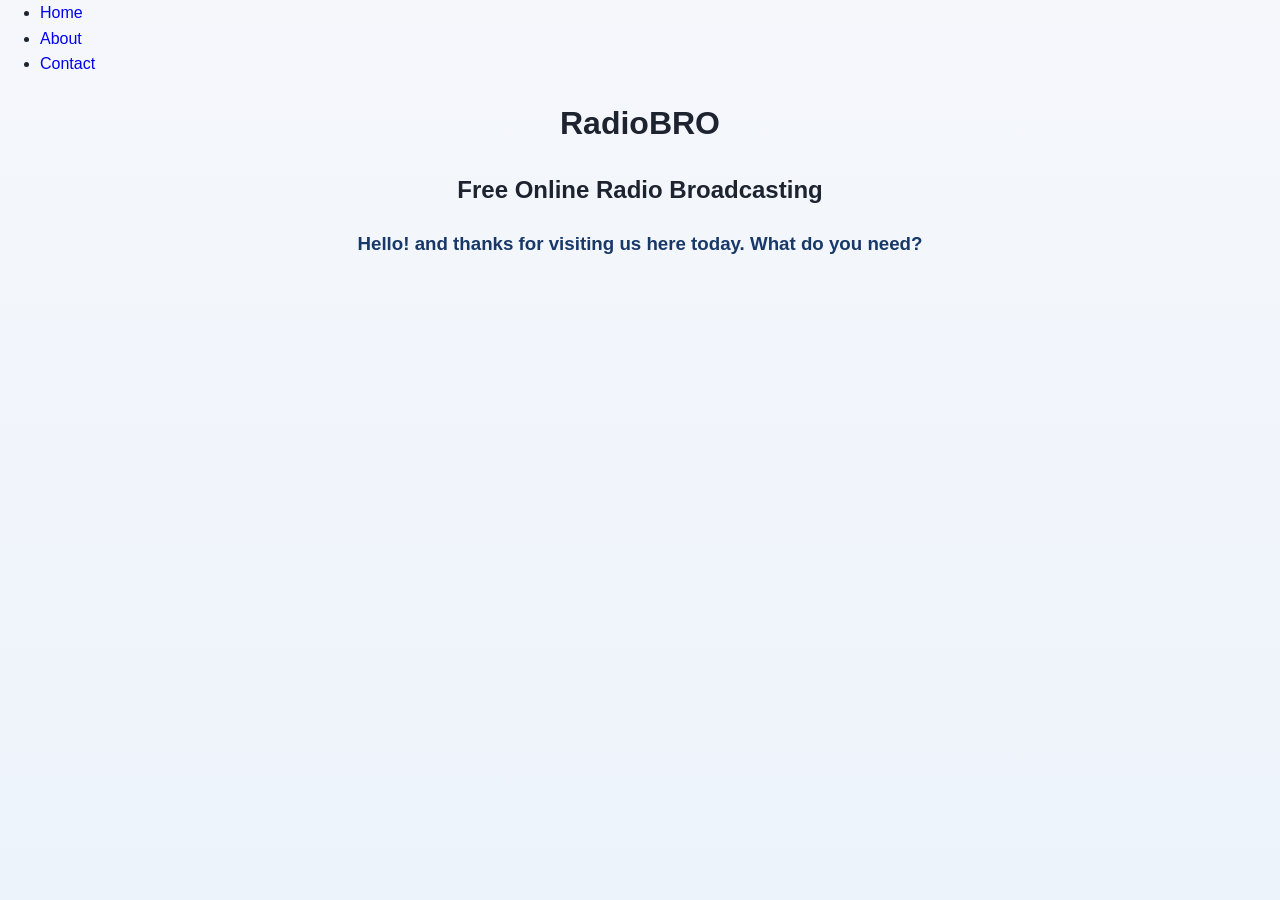
<file: index (1).html>
<html>
    <head>
        <title>RadioBRO</title>
        <link rel="stylesheet" href="styles.css">
    </head>
    <body>
        <ul>
            <li><a href="index (1).html">Home</a></li>
            <li><a href="about.html">About</a></li>
            <li><a href="contact.html">Contact</a></li>
        </ul>
        <h1 style='text-align:center'>RadioBRO</h1>
        <h2 style='text-align:center'>Free Online Radio Broadcasting</h2>
        <h3 style='text-align:center; color:#173868'>Hello! and thanks for visiting us here today. What do you need?</h3>
    </body>
</html>
</file>
<file: styles.css>
* {
    box-sizing: border-box;
}

:root {
    --navy: #0d1b2a;
    --navy-soft: #173868;
    --navy-deep: #08131d;
    --accent: #d72638;
    --accent-dark: #a3122c;
    --text: #1d2430;
    --muted: #59657a;
    --card-bg: rgba(255, 255, 255, 0.88);
    --white: #ffffff;
    --shadow: 0 22px 50px rgba(8, 19, 29, 0.12);
}

html {
    scroll-behavior: smooth;
}

body {
    margin: 0;
    font-family: Arial, Helvetica, sans-serif;
    color: var(--text);
    background: linear-gradient(180deg, #f5f7fb 0%, #edf3fb 100%);
    line-height: 1.6;
}

img, video {
    max-width: 100%;
    display: block;
}

a {
    text-decoration: none;
}

.topbar {
    position: sticky;
    top: 0;
    z-index: 20;
    display: flex;
    align-items: center;
    justify-content: space-between;
    padding: 1rem 5vw;
    background: rgba(8, 19, 29, 0.92);
    box-shadow: 0 8px 22px rgba(0, 0, 0, 0.08);
    backdrop-filter: blur(8px);
}

.brand {
    font-size: 1.5rem;
    font-weight: 800;
    letter-spacing: 0.08em;
    color: var(--white);
    text-transform: uppercase;
}

.nav-links {
    display: flex;
    align-items: center;
    gap: 0.5rem;
}

.nav-links a {
    color: rgba(255, 255, 255, 0.8);
    padding: 0.7rem 1rem;
    border-radius: 999px;
    font-size: 0.95rem;
    font-weight: 600;
    transition: all 0.2s ease;
}

.nav-links a:hover,
.nav-links a.active {
    background: rgba(255, 255, 255, 0.08);
    color: var(--white);
}

.hero {
    position: relative;
    min-height: 540px;
    display: flex;
    align-items: center;
    justify-content: center;
    overflow: hidden;
    background: var(--navy-deep);
}

.hero-video {
    position: absolute;
    inset: 0;
    width: 100%;
    height: 100%;
    object-fit: cover;
    filter: brightness(0.42) saturate(0.8);
    transform: scale(1.06);
}

.hero-overlay {
    position: absolute;
    inset: 0;
    background: linear-gradient(135deg, rgba(8, 19, 29, 0.72), rgba(15, 42, 70, 0.52));
}

.hero-content {
    position: relative;
    z-index: 2;
    max-width: 760px;
    padding: 2rem 1.25rem;
    text-align: center;
    color: var(--white);
}

.eyebrow {
    margin: 0 0 0.75rem;
    text-transform: uppercase;
    letter-spacing: 0.18em;
    font-size: 0.72rem;
    font-weight: 700;
    color: rgba(255, 255, 255, 0.78);
}

.hero h1 {
    margin: 0;
    font-size: clamp(2.4rem, 6vw, 4.5rem);
    line-height: 1.06;
    letter-spacing: -0.05em;
    font-weight: 800;
}

.tagline {
    margin: 0.75rem 0 0;
    color: rgba(255, 255, 255, 0.86);
    font-size: clamp(1.1rem, 2vw, 1.7rem);
    font-weight: 500;
    font-style: normal;
}

.cta-row {
    display: flex;
    justify-content: center;
    gap: 0.9rem;
    flex-wrap: wrap;
    margin-top: 1.8rem;
}

.primary-btn,
.secondary-btn {
    display: inline-flex;
    align-items: center;
    justify-content: center;
    border-radius: 999px;
    padding: 0.9rem 1.5rem;
    font-weight: 700;
    transition: transform 0.2s ease, box-shadow 0.2s ease;
}

.primary-btn {
    background: linear-gradient(135deg, var(--accent), var(--accent-dark));
    color: var(--white);
    box-shadow: 0 12px 24px rgba(215, 38, 56, 0.28);
}

.secondary-btn {
    background: rgba(255, 255, 255, 0.1);
    border: 1px solid rgba(255, 255, 255, 0.28);
    color: var(--white);
}

.primary-btn:hover,
.secondary-btn:hover {
    transform: translateY(-2px);
}

.page-shell {
    width: min(1100px, calc(100% - 2rem));
    margin: 0 auto;
    padding: 3.5rem 0 5rem;
}

.intro-block,
.story-block,
.contact-grid {
    background: rgba(255, 255, 255, 0.7);
    border: 1px solid rgba(17, 24, 39, 0.05);
    border-radius: 22px;
    box-shadow: var(--shadow);
    padding: 2rem;
}

.section-label {
    margin: 0 0 0.6rem;
    font-size: 0.74rem;
    letter-spacing: 0.16em;
    text-transform: uppercase;
    color: var(--accent);
    font-weight: 800;
}

.intro-block h3,
.story-block h3,
.info-card h3,
.contact-form-card h3 {
    margin: 0 0 0.8rem;
    font-size: clamp(1.7rem, 3vw, 2.5rem);
    line-height: 1.2;
    color: var(--navy-deep);
}

.intro-block p,
.story-block p,
.info-card p,
.contact-form-card p {
    margin: 0;
    font-size: 1rem;
    color: var(--muted);
}

.feature-grid {
    display: grid;
    grid-template-columns: repeat(3, minmax(0, 1fr));
    gap: 1.25rem;
    margin-top: 2rem;
}

.feature-card,
.info-card,
.contact-form-card {
    background: var(--card-bg);
    border: 1px solid rgba(17, 24, 39, 0.05);
    border-radius: 20px;
    padding: 1.5rem;
    box-shadow: 0 16px 32px rgba(15, 23, 42, 0.06);
}

.feature-card {
    position: relative;
    overflow: hidden;
}

.feature-card::before {
    content: "";
    position: absolute;
    inset: 0 auto auto 0;
    width: 100%;
    height: 4px;
    background: linear-gradient(90deg, var(--accent), #f7b0b9);
}

.feature-icon {
    width: 48px;
    height: 48px;
    border-radius: 14px;
    display: grid;
    place-items: center;
    background: rgba(215, 38, 56, 0.1);
    color: var(--accent);
    font-weight: 800;
    margin-bottom: 0.9rem;
}

.feature-card h4,
.info-card h4 {
    margin: 0 0 0.45rem;
    color: var(--navy-deep);
    font-size: 1.25rem;
}

.feature-card p,
.info-card p {
    margin: 0;
    color: var(--muted);
}

.story-block {
    margin-top: 1rem;
}

.two-col {
    grid-template-columns: repeat(2, minmax(0, 1fr));
    margin-top: 1.5rem;
}

.contact-grid {
    display: grid;
    grid-template-columns: 1.1fr 1fr;
    gap: 1.5rem;
}

.contact-form-card {
    display: flex;
    flex-direction: column;
    gap: 1rem;
}

.contact-form-card label {
    display: flex;
    flex-direction: column;
    gap: 0.4rem;
    color: var(--navy-deep);
    font-weight: 600;
}

.contact-form-card input,
.contact-form-card textarea {
    width: 100%;
    padding: 0.9rem 1rem;
    border: 1px solid rgba(15, 23, 42, 0.12);
    border-radius: 12px;
    background: #f8fafc;
    color: var(--text);
    font: inherit;
}

.contact-form-card textarea {
    min-height: 130px;
    resize: vertical;
}

.auth-page {
    min-height: calc(100vh - 82px);
    display: grid;
    place-items: center;
    padding: 4rem 1rem;
}

.auth-shell {
    width: min(1100px, 100%);
    display: grid;
    grid-template-columns: 1.1fr 0.9fr;
    gap: 2rem;
    align-items: stretch;
}

.auth-panel {
    background: rgba(255, 255, 255, 0.82);
    border: 1px solid rgba(17, 24, 39, 0.05);
    border-radius: 24px;
    box-shadow: var(--shadow);
    padding: 2rem;
}

.auth-copy {
    display: flex;
    flex-direction: column;
    justify-content: center;
    background: linear-gradient(160deg, rgba(8, 19, 29, 0.96), rgba(16, 38, 66, 0.9));
    color: var(--white);
}

.auth-copy .section-label {
    color: #f9b0ba;
}

.auth-copy h1 {
    margin: 0 0 1rem;
    font-size: clamp(2.2rem, 4vw, 3.3rem);
    line-height: 1.08;
    letter-spacing: -0.04em;
    color: var(--white);
}

.auth-copy p {
    margin: 0;
    color: rgba(255, 255, 255, 0.82);
    font-size: 1.03rem;
}

.auth-list {
    list-style: none;
    padding: 0;
    margin: 1.5rem 0 0;
    display: grid;
    gap: 0.8rem;
}

.auth-list li {
    position: relative;
    padding-left: 1.5rem;
    color: rgba(255, 255, 255, 0.8);
}

.auth-list li::before {
    content: "•";
    position: absolute;
    left: 0;
    top: 0;
    color: #ffbdc5;
    font-size: 1.4rem;
    line-height: 1;
}

.auth-card {
    display: flex;
    flex-direction: column;
}

.auth-tabs {
    display: grid;
    grid-template-columns: 1fr 1fr;
    gap: 0.5rem;
    background: #eef3f9;
    border-radius: 14px;
    padding: 0.35rem;
    margin-bottom: 1.25rem;
}

.tab {
    border: 0;
    background: transparent;
    padding: 0.75rem 1rem;
    border-radius: 10px;
    font: inherit;
    font-weight: 700;
    color: var(--muted);
    cursor: pointer;
}

.tab.is-active {
    background: var(--white);
    color: var(--navy-deep);
    box-shadow: 0 8px 22px rgba(15, 23, 42, 0.08);
}

.auth-form {
    display: none;
    flex-direction: column;
    gap: 1rem;
}

.auth-form.is-visible {
    display: flex;
}

.field-group {
    display: flex;
    flex-direction: column;
    gap: 0.45rem;
}

.field-group label {
    font-weight: 700;
    color: var(--navy-deep);
}

.auth-form input {
    width: 100%;
    padding: 0.9rem 1rem;
    border-radius: 12px;
    border: 1px solid rgba(15, 23, 42, 0.12);
    background: #f8fafc;
    color: var(--text);
    font: inherit;
}

.auth-form button {
    border: none;
    cursor: pointer;
    margin-top: 0.5rem;
}

.auth-meta {
    display: flex;
    justify-content: space-between;
    align-items: center;
    gap: 1rem;
    font-size: 0.9rem;
    color: var(--muted);
}

.auth-meta a,
.auth-switch a {
    color: var(--accent);
    font-weight: 700;
}

.auth-switch {
    margin-top: 0.75rem;
    text-align: center;
    color: var(--muted);
    font-size: 0.94rem;
}

@media (max-width: 820px) {
    .topbar {
        flex-direction: column;
        gap: 0.8rem;
        padding-top: 1rem;
        padding-bottom: 1rem;
    }

    .feature-grid,
    .two-col,
    .contact-grid,
    .auth-shell {
        grid-template-columns: 1fr;
    }
}

@media (max-width: 540px) {
    .nav-links {
        flex-wrap: wrap;
        justify-content: center;
    }

    .hero {
        min-height: 420px;
    }

    .page-shell {
        width: min(100% - 1rem, 1100px);
        padding-top: 2.5rem;
    }

    .intro-block,
    .story-block,
    .contact-grid,
    .auth-panel {
        padding: 1.25rem;
    }
}
</file>
